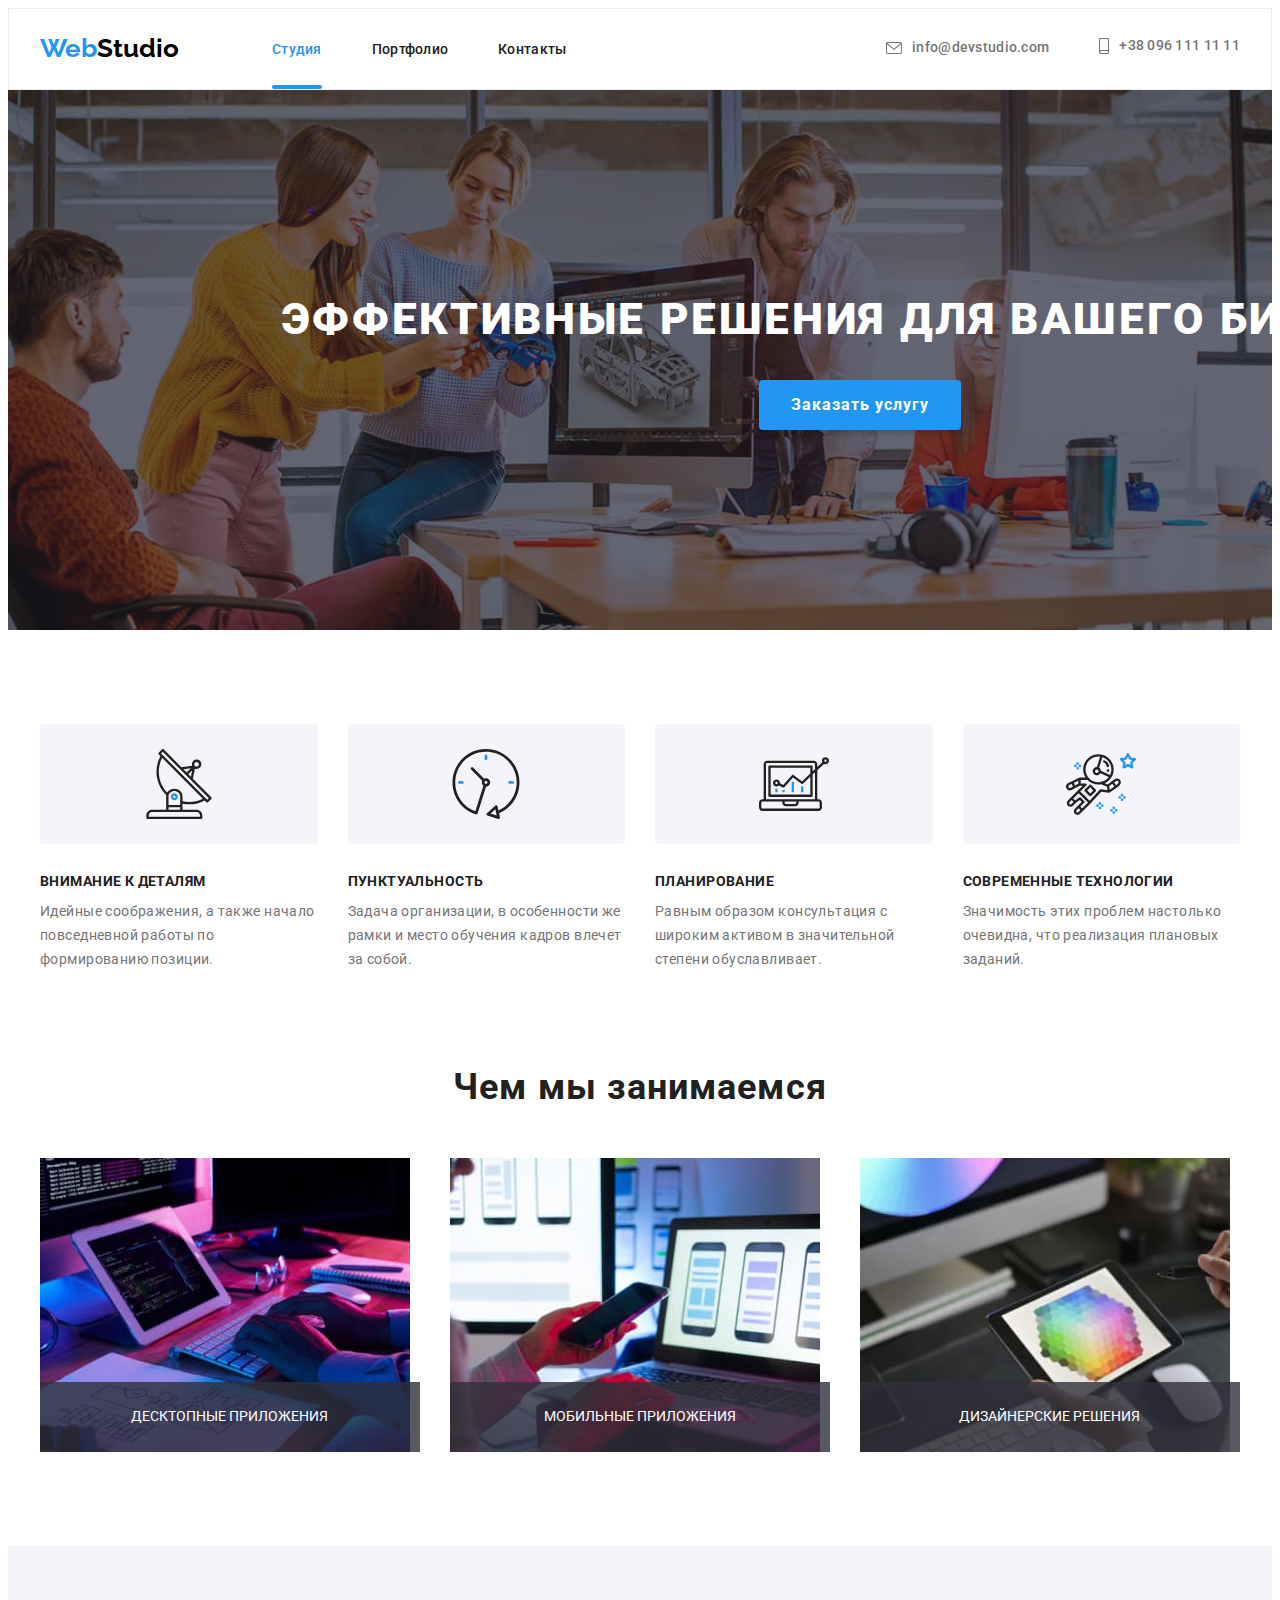
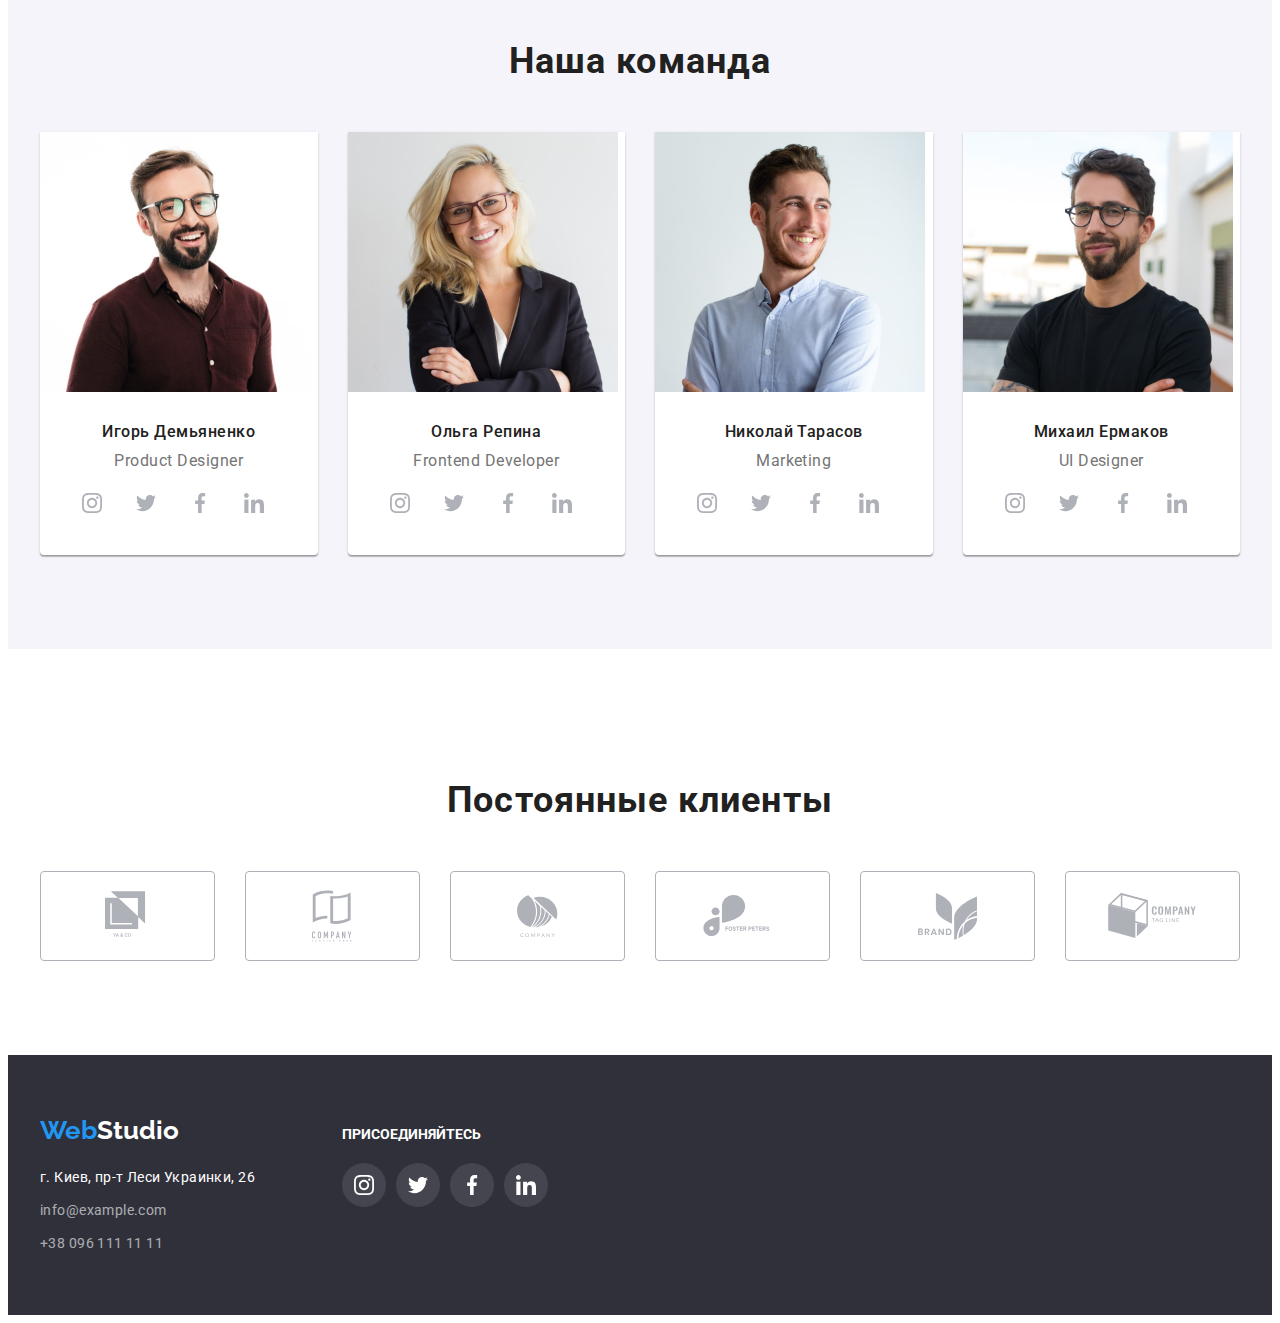
<file: index.html>
<!DOCTYPE html>
<html lang="ru">
  <head>
    <meta charset="utf-8" />
    <meta name="viewport" content="width=device-width, initial-scale=1.0" />
    <title lang="en">Web studio</title>
    <link rel="preconnect" href="https://fonts.gstatic.com" />
    <link
      href="https://fonts.googleapis.com/css2?family=Raleway:wght@700&family=Roboto:wght@400;500;700;900&display=swap"
      rel="stylesheet"
    />
    <link
      rel="stylesheet"
      href="https://cdnjs.cloudflare.com/ajax/libs/modern-normalize/1.0.0/modern-normalize.css"
      integrity="sha512-Zx6MlUMKSVJoQ+83OwhdILe8cSEsCzfqThJd7J/VA2UrK6Ctj85p+xzqfyuNXE5B1k25uUdmJ2OzItbBy9GHAQ=="
      crossorigin="anonymous"
    />
    <link
      rel="stylesheet"
      href="https://cdnjs.cloudflare.com/ajax/libs/animate.css/4.1.1/animate.min.css"
    />
    <link rel="stylesheet" href="./css/styles.css" />
  </head>

  <body>
    <header class="header">
      <div class="container">
        <nav class="navigation">
          <a lang="en" class="logo link" href="./index.html"
            >Web<span class="logo-black">Studio</span></a
          >
          <ul class="navigation-list list">
            <li class="navigation-item">
              <a class="navigation-link link current" href="index.html"
                >Студия
              </a>
            </li>
            <li class="navigation-item">
              <a class="navigation-link link" href="./portfolio.html"
                >Портфолио
              </a>
            </li>
            <li class="navigation-item">
              <a class="navigation-link link" href="">Контакты</a>
            </li>
          </ul>
        </nav>
        <ul class="contacts-list list">
          <li lang="en" class="contacts-item">
            <a class="mail-link link" href="mailto:info@devstudio.com">
              <svg class="contacts-icon" width="16" height="12">
                <use href="./images/sprite.svg#icon-mail"></use>
              </svg>
              info@devstudio.com
            </a>
          </li>
          <li class="contacts-item">
            <a class="tel-link link" href="tel:+380961111111">
              <svg class="contacts-icon" width="10" height="16">
                <use href="./images/sprite.svg#icon-tel"></use>
              </svg>
              +38 096 111 11 11
            </a>
          </li>
        </ul>
      </div>
    </header>

    <main>
      <section class="hero">
        <div class="container">
          <h1 class="main-title">Эффективные решения для вашего бизнеса</h1>
          <button class="modal-btn" data-modal-open type="button">
            Заказать услугу
          </button>
        </div>
      </section>

      <section class="features">
        <h2 class="visually-hidden">Особенности</h2>
        <div class="container">
          <ul class="features-list list">
            <li class="features-item">
              <div class="features-item-icon">
                <svg class="features-icon" width="70" height="70">
                  <use href="./images/sprite.svg#icon-antenna"></use>
                </svg>
              </div>
              <h3 class="features-title">Внимание к деталям</h3>
              <p class="features-description">
                Идейные соображения, а также начало повседневной работы по
                формированию позиции.
              </p>
            </li>
            <li class="features-item">
              <div class="features-item-icon">
                <svg class="features-icon" width="70" height="70">
                  <use href="./images/sprite.svg#icon-clock"></use>
                </svg>
              </div>
              <h3 class="features-title">Пунктуальность</h3>
              <p class="features-description">
                Задача организации, в особенности же рамки и место обучения
                кадров влечет за собой.
              </p>
            </li>
            <li class="features-item">
              <div class="features-item-icon">
                <svg class="features-icon" width="70" height="70">
                  <use href="./images/sprite.svg#icon-diagram"></use>
                </svg>
              </div>
              <h3 class="features-title">Планирование</h3>
              <p class="features-description">
                Равным образом консультация с широким активом в значительной
                степени обуславливает.
              </p>
            </li>
            <li class="features-item">
              <div class="features-item-icon">
                <svg class="features-icon" width="70" height="70">
                  <use href="./images/sprite.svg#icon-astronaut"></use>
                </svg>
              </div>
              <h3 class="features-title">Современные технологии</h3>
              <p class="features-description">
                Значимость этих проблем настолько очевидна, что реализация
                плановых заданий.
              </p>
            </li>
          </ul>
        </div>
      </section>

      <section class="works">
        <div class="container">
          <h2 class="works-title">Чем мы занимаемся</h2>
          <ul class="works-list list">
            <li class="works-list-item">
              <img
                class="works-list-img"
                src="./images/img.jpg"
                alt="Написание кода на компьютере"
                width="370"
                height="294"
              />
              <p class="works-list-description">Десктопные приложения</p>
            </li>
            <li class="works-list-item">
              <img
                class="works-list-img"
                src="./images/img1.jpg"
                alt="Мобильный интерфейс, телефон в руках"
                width="370"
                height="294"
              />
              <p class="works-list-description">Мобильные приложения</p>
            </li>

            <li class="works-list-item">
              <img
                class="works-list-img"
                src="./images/img2.jpg"
                alt="Дизайн, выбор цвета на планшете"
                width="370"
                height="294"
              />
              <p class="works-list-description">Дизайнерские решения</p>
            </li>
          </ul>
        </div>
      </section>

      <section class="our-team">
        <div class="container">
          <h2 class="team-title">Наша команда</h2>
          <ul class="team-list list">
            <li class="team-list-item">
              <img
                class="team-list-img"
                src="./images/img3.jpg"
                alt="Продакт-дизайнер Игорь Демьяненко"
                width="270"
                height="260"
              />
              <div class="team-members-wrapper-content">
                <h3 class="team-member-title">Игорь Демьяненко</h3>
                <p class="team-member-list-position" lang="en">
                  Product Designer
                </p>
                <ul class="social-list list">
                  <li class="social-list-item">
                    <a href="" class="social-list-link link">
                      <svg class="social-list-icon">
                        <use href="./images/sprite.svg#icon-instagram"></use>
                      </svg>
                    </a>
                  </li>
                  <li class="social-list-item">
                    <a href="" class="social-list-link link">
                      <svg class="social-list-icon">
                        <use href="./images/sprite.svg#icon-twitter"></use>
                      </svg>
                    </a>
                  </li>
                  <li class="social-list-item">
                    <a href="" class="social-list-link link">
                      <svg class="social-list-icon">
                        <use href="./images/sprite.svg#icon-facebook"></use>
                      </svg>
                    </a>
                  </li>
                  <li class="social-list-item">
                    <a href="" class="social-list-link link">
                      <svg class="social-list-icon">
                        <use href="./images/sprite.svg#icon-linkedin"></use>
                      </svg>
                    </a>
                  </li>
                </ul>
              </div>
            </li>
            <li class="team-list-item">
              <img
                class="team-list-img"
                src="./images/img4.jpg"
                alt="Фронтенд разработчик Ольга Репина"
                width="270"
                height="260"
              />
              <div class="team-members-wrapper-content">
                <h3 class="team-member-title">Ольга Репина</h3>
                <p class="team-member-list-position" lang="en">
                  Frontend Developer
                </p>
                <ul class="social-list list">
                  <li class="social-list-item">
                    <a href="" class="social-list-link link">
                      <svg class="social-list-icon">
                        <use href="./images/sprite.svg#icon-instagram"></use>
                      </svg>
                    </a>
                  </li>
                  <li class="social-list-item">
                    <a href="" class="social-list-link link">
                      <svg class="social-list-icon">
                        <use href="./images/sprite.svg#icon-twitter"></use>
                      </svg>
                    </a>
                  </li>
                  <li class="social-list-item">
                    <a href="" class="social-list-link link">
                      <svg class="social-list-icon">
                        <use href="./images/sprite.svg#icon-facebook"></use>
                      </svg>
                    </a>
                  </li>
                  <li class="social-list-item">
                    <a href="" class="social-list-link link">
                      <svg class="social-list-icon">
                        <use href="./images/sprite.svg#icon-linkedin"></use>
                      </svg>
                    </a>
                  </li>
                </ul>
              </div>
            </li>
            <li class="team-list-item">
              <img
                class="team-list-img"
                src="./images/img5.jpg"
                alt="Маргетолог Николай Тарасов"
                width="270"
                height="260"
              />
              <div class="team-members-wrapper-content">
                <h3 class="team-member-title">Николай Тарасов</h3>
                <p class="team-member-list-position" lang="en">Marketing</p>
                <ul class="social-list list">
                  <li class="social-list-item">
                    <a href="" class="social-list-link link">
                      <svg class="social-list-icon">
                        <use href="./images/sprite.svg#icon-instagram"></use>
                      </svg>
                    </a>
                  </li>
                  <li class="social-list-item">
                    <a href="" class="social-list-link link">
                      <svg class="social-list-icon">
                        <use href="./images/sprite.svg#icon-twitter"></use>
                      </svg>
                    </a>
                  </li>
                  <li class="social-list-item">
                    <a href="" class="social-list-link link">
                      <svg class="social-list-icon">
                        <use href="./images/sprite.svg#icon-facebook"></use>
                      </svg>
                    </a>
                  </li>
                  <li class="social-list-item">
                    <a href="" class="social-list-link link">
                      <svg class="social-list-icon">
                        <use href="./images/sprite.svg#icon-linkedin"></use>
                      </svg>
                    </a>
                  </li>
                </ul>
              </div>
            </li>
            <li class="team-list-item">
              <img
                class="team-list-img"
                src="./images/img6.jpg"
                alt="Дизайнер UI Михаил Ермаков"
                width="270"
                height="260"
              />
              <div class="team-members-wrapper-content">
                <h3 class="team-member-title">Михаил Ермаков</h3>
                <p class="team-member-list-position" lang="en">UI Designer</p>
                <ul class="social-list list">
                  <li class="social-list-item">
                    <a href="" class="social-list-link link">
                      <svg class="social-list-icon">
                        <use href="./images/sprite.svg#icon-instagram"></use>
                      </svg>
                    </a>
                  </li>
                  <li class="social-list-item">
                    <a href="" class="social-list-link link">
                      <svg class="social-list-icon">
                        <use href="./images/sprite.svg#icon-twitter"></use>
                      </svg>
                    </a>
                  </li>
                  <li class="social-list-item">
                    <a href="" class="social-list-link link">
                      <svg class="social-list-icon">
                        <use href="./images/sprite.svg#icon-facebook"></use>
                      </svg>
                    </a>
                  </li>
                  <li class="social-list-item">
                    <a href="" class="social-list-link link">
                      <svg class="social-list-icon">
                        <use href="./images/sprite.svg#icon-linkedin"></use>
                      </svg>
                    </a>
                  </li>
                </ul>
              </div>
            </li>
          </ul>
        </div>
      </section>

      <section class="clients">
        <div class="container">
          <h2 class="clients-title">Постоянные клиенты</h2>
          <ul class="clients-list list">
            <li class="clients-list-item">
              <a class="clients-logo-link link" href="">
                <svg class="clients-logo" width="44.27" height="49.23">
                  <use href="./images/sprite.svg#icon-logo-1"></use>
                </svg>
              </a>
            </li>
            <li class="clients-list-item">
              <a class="clients-logo-link link" href="">
                <svg class="clients-logo" width="40" height="52">
                  <use href="./images/sprite.svg#icon-logo-2"></use>
                </svg>
              </a>
            </li>
            <li class="clients-list-item">
              <a class="clients-logo-link link" href="">
                <svg class="clients-logo" width="41" height="42.6">
                  <use href="./images/sprite.svg#icon-logo-3"></use>
                </svg>
              </a>
            </li>
            <li class="clients-list-item">
              <a class="clients-logo-link link" href="">
                <svg class="clients-logo" width="79.66" height="42.02">
                  <use href="./images/sprite.svg#icon-logo-4"></use>
                </svg>
              </a>
            </li>
            <li class="clients-list-item">
              <a class="clients-logo-link link" href="">
                <svg class="clients-logo" width="59" height="47">
                  <use href="./images/sprite.svg#icon-logo-5"></use>
                </svg>
              </a>
            </li>
            <li class="clients-list-item">
              <a class="clients-logo-link link" href="">
                <svg class="clients-logo" width="88.48" height="45.44">
                  <use href="./images/sprite.svg#icon-logo-6"></use>
                </svg>
              </a>
            </li>
          </ul>
        </div>
      </section>
    </main>

    <footer class="footer">
      <div class="container footer">
        <div class="address-footer">
          <a class="logo second link" lang="en" href="./index.html"
            >Web<span class="logo-white">Studio</span>
          </a>
          <address class="address">
            <ul class="address-list list">
              <li class="address-list-item">
                <a
                  href="https://goo.gl/maps/pXZyXXm4pR66iuyq8"
                  target="_blank"
                  rel="noopener noreferrer"
                  class="address-location-link link"
                  >г. Киев, пр-т Леси Украинки, 26
                </a>
              </li>
              <li class="address-list-item">
                <a
                  class="adress-contact-link link"
                  lang="en"
                  href="mailto:info@example.com"
                  >info@example.com
                </a>
              </li>
              <li class="contact-list-item">
                <a class="adress-contact-link link" href="tel:+380961111111"
                  >+38 096 111 11 11
                </a>
              </li>
            </ul>
          </address>
        </div>
        <div class="social-links-footer">
          <b class="join">Присоединяйтесь</b>
          <ul class="social-list list">
            <li class="social-list-item">
              <a href="" class="social-list-link link">
                <svg class="social-list-icon">
                  <use href="./images/sprite.svg#icon-instagram"></use>
                </svg>
              </a>
            </li>
            <li class="social-list-item">
              <a href="" class="social-list-link link">
                <svg class="social-list-icon">
                  <use href="./images/sprite.svg#icon-twitter"></use>
                </svg>
              </a>
            </li>
            <li class="social-list-item">
              <a href="" class="social-list-link link">
                <svg class="social-list-icon">
                  <use href="./images/sprite.svg#icon-facebook"></use>
                </svg>
              </a>
            </li>
            <li class="social-list-item">
              <a href="" class="social-list-link link">
                <svg class="social-list-icon">
                  <use href="./images/sprite.svg#icon-linkedin"></use>
                </svg>
              </a>
            </li>
          </ul>
        </div>
      </div>
    </footer>
    <div class="backdrop is-hidden" data-modal>
      <div class="modal">
        <buttton class="modal-close-btn" data-modal-close>
          <svg class="modal-close" width="11" height="11">
            <use href="./images/sprite.svg#icon-close"></use>
          </svg>
        </buttton>
      </div>
    </div>
    <script src="./js/modal.js"></script>
  </body>
</html>
</file>
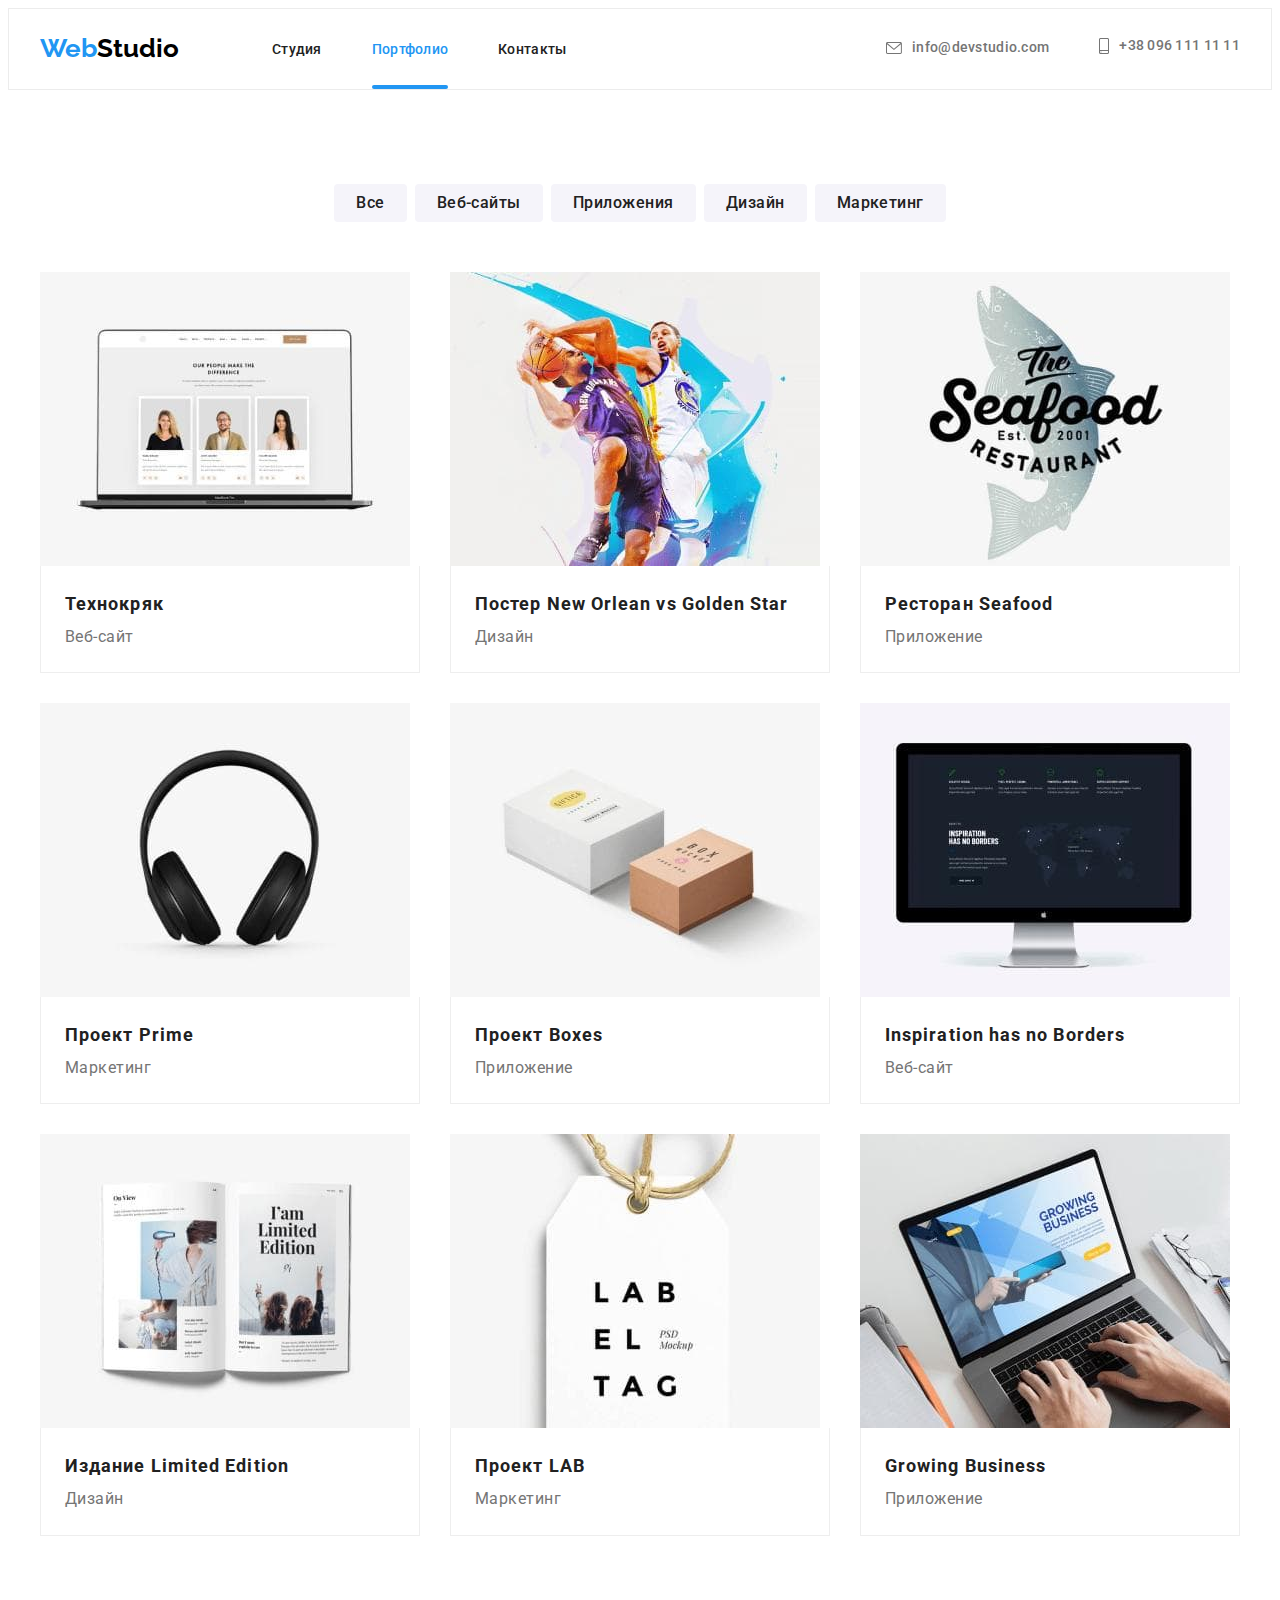
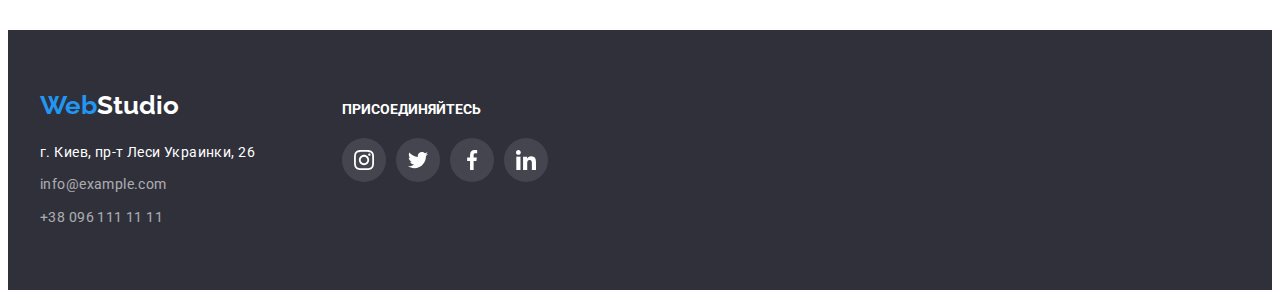
<file: portfolio.html>
<!DOCTYPE html>
<html lang="ru">
  <head>
    <meta charset="UTF-8" />
    <meta http-equiv="X-UA-Compatible" content="IE=edge" />
    <meta name="viewport" content="width=device-width, initial-scale=1.0" />
    <title>Портфолио</title>
    <link rel="preconnect" href="https://fonts.gstatic.com" />
    <link
      href="https://fonts.googleapis.com/css2?family=Raleway:wght@700&family=Roboto:wght@400;500;700;900&display=swap"
      rel="stylesheet"
    />
    <link
      rel="stylesheet"
      href="https://cdnjs.cloudflare.com/ajax/libs/modern-normalize/1.0.0/modern-normalize.css"
      integrity="sha512-Zx6MlUMKSVJoQ+83OwhdILe8cSEsCzfqThJd7J/VA2UrK6Ctj85p+xzqfyuNXE5B1k25uUdmJ2OzItbBy9GHAQ=="
      crossorigin="anonymous"
    />
    <link rel="stylesheet" href="./css/styles.css" />
  </head>
  <body>
    <header class="header">
      <div class="container">
        <nav class="navigation">
          <a lang="en" class="logo link" href="./index.html"
            >Web<span class="logo-black">Studio</span></a
          >
          <ul class="navigation-list list">
            <li class="navigation-item">
              <a class="navigation-link link" href="./index.html">Студия </a>
            </li>
            <li class="navigation-item">
              <a class="navigation-link link current" href="portfolio.html"
                >Портфолио
              </a>
            </li>
            <li class="navigation-item">
              <a class="navigation-link link" href="">Контакты</a>
            </li>
          </ul>
        </nav>
        <ul class="contacts-list list">
          <li lang="en" class="contacts-item">
            <a class="mail-link link" href="mailto:info@devstudio.com">
              <svg class="contacts-icon" width="16" height="12">
                <use href="./images/sprite.svg#icon-mail"></use>
              </svg>
              info@devstudio.com
            </a>
          </li>
          <li class="contacts-item">
            <a class="tel-link link" href="tel:+380961111111">
              <svg class="contacts-icon" width="10" height="16">
                <use href="./images/sprite.svg#icon-tel"></use>
              </svg>
              +38 096 111 11 11
            </a>
          </li>
        </ul>
      </div>
    </header>

    <main>
      <h1 class="visually-hidden">Портфолио</h1>
      <section class="portfolio">
        <div class="container">
          <ul class="filter-list list">
            <li class="filter-item">
              <button class="btn" type="button">Все</button>
            </li>
            <li class="filter-item">
              <button class="btn" type="button">Веб-сайты</button>
            </li>
            <li class="filter-item">
              <button class="btn" type="button">Приложения</button>
            </li>
            <li class="filter-item">
              <button class="btn" type="button">Дизайн</button>
            </li>
            <li class="filter-item">
              <button class="btn" type="button">Маркетинг</button>
            </li>
          </ul>
          <h2 class="visually-hidden">Работы</h2>
          <ul class="portfolio-list list">
            <li class="portfolio-item">
              <a class="portfolio-link link" href="">
                <div class="portfolio-info">
                  <img
                    class="link"
                    src="./images/Портфолио/portfolio1.jpg"
                    alt="Ноутбук с открытым сайтом"
                    width="370"
                    height="294"
                  />
                  <p class="overlay">
                    Технокряк это современная площадка распространения
                    коронавируса. Компании используют эту платформу для
                    цифрового шпионажа и атак на защищённые сервера конкурентов.
                  </p>
                </div>
                <div class="portfolio-description">
                  <h3 class="portfolio-title">Технокряк</h3>
                  <p class="portfolio-text">Веб-сайт</p>
                </div>
              </a>
            </li>
            <li class="portfolio-item">
              <a class="portfolio-link link" href="">
                <div class="portfolio-info">
                  <img
                    class="link"
                    src="./images/Портфолио/portfolio2.jpg"
                    alt="Постер с двумя баскетболстами"
                    width="370"
                    height="294"
                  />
                  <p class="overlay">
                    Lorem ipsum dolor sit amet consectetur adipisicing elit.
                    Nemo enim eligendi hic necessitatibus ex qui molestiae sint
                    accusantium quaerat. Officiis, ea delectus amet repellendus
                    earum eum iusto numquam hic magni?
                  </p>
                </div>
                <div class="portfolio-description">
                  <h3 class="portfolio-title">
                    Постер <span lang="en">New Orlean vs Golden Star</span>
                  </h3>
                  <p class="portfolio-text">Дизайн</p>
                </div>
              </a>
            </li>
            <li class="portfolio-item">
              <a class="portfolio-link link" href="">
                <div class="portfolio-info">
                  <img
                    class="link"
                    src="./images/Портфолио/portfolio3.jpg"
                    alt="Логотип ресторана"
                    width="370"
                    height="294"
                  />
                  <p class="overlay">
                    Lorem ipsum dolor sit amet consectetur adipisicing elit.
                    Perferendis placeat ut enim sint soluta obcaecati, quam
                    nobis explicabo earum optio doloribus animi quidem
                    repudiandae mollitia quaerat ipsam officiis omnis odio!
                  </p>
                </div>
                <div class="portfolio-description">
                  <h3 class="portfolio-title">
                    Ресторан <span lang="en">Seafood</span>
                  </h3>
                  <p class="portfolio-text">Приложение</p>
                </div>
              </a>
            </li>
            <li class="portfolio-item">
              <a class="portfolio-link link" href="">
                <div class="portfolio-info">
                  <img
                    class="link"
                    src="./images/Портфолио/portfolio4.jpg"
                    alt="Черные наушники"
                    width="370"
                    height="294"
                  />
                  <p class="overlay">
                    Lorem ipsum dolor sit amet consectetur adipisicing elit.
                    Fugiat quae praesentium doloribus iste voluptates ad est in
                    unde voluptate mollitia? Culpa, soluta dolorum. At corporis,
                    mollitia praesentium quasi culpa excepturi.
                  </p>
                </div>
                <div class="portfolio-description">
                  <h3 class="portfolio-title">
                    Проект <span lang="en">Prime</span>
                  </h3>
                  <p class="portfolio-text">Маркетинг</p>
                </div>
              </a>
            </li>
            <li class="portfolio-item">
              <a class="portfolio-link link" href="">
                <div class="portfolio-info">
                  <img
                    class="link"
                    src="./images/Портфолио/portfolio5.jpg"
                    alt="Белая и коричневая коробки"
                    width="370"
                    height="294"
                  />
                  <p class="overlay">
                    Lorem ipsum dolor sit amet consectetur adipisicing elit.
                    Voluptates eius ut nobis magnam consequatur mollitia nisi.
                    Possimus temporibus, laborum, repellat molestiae explicabo
                    ab ex nostrum repellendus esse expedita harum reprehenderit.
                  </p>
                </div>
                <div class="portfolio-description">
                  <h3 class="portfolio-title">
                    Проект <span lang="en">Boxes</span>
                  </h3>
                  <p class="portfolio-text">Приложение</p>
                </div>
              </a>
            </li>
            <li class="portfolio-item">
              <a class="portfolio-link link" href="">
                <div class="portfolio-info">
                  <img
                    class="link"
                    src="./images/Портфолио/portfolio6.jpg"
                    alt="Монитор с открытым сайтом"
                    width="370"
                    height="294"
                  />
                  <p class="overlay">
                    Lorem ipsum dolor sit amet consectetur adipisicing elit.
                    Autem reprehenderit vitae perferendis labore doloremque,
                    repudiandae quaerat! Accusantium exercitationem soluta
                    beatae, voluptatum at ratione minus voluptates, perferendis
                    dolor consequuntur totam quisquam.
                  </p>
                </div>
                <div class="portfolio-description">
                  <h3 class="portfolio-title" lang="en">
                    Inspiration has no Borders
                  </h3>
                  <p class="portfolio-text">Веб-сайт</p>
                </div>
              </a>
            </li>
            <li class="portfolio-item">
              <a class="portfolio-link link" href="">
                <div class="portfolio-info">
                  <img
                    class="link"
                    src="./images/Портфолио/portfolio7.jpg"
                    alt="Открытый журнал"
                    width="370"
                    height="294"
                  />
                  <p class="overlay">
                    Lorem ipsum dolor sit, amet consectetur adipisicing elit.
                    Quibusdam earum amet facilis quam aspernatur officiis quos
                    natus similique, aliquid cupiditate id voluptas assumenda
                    sed ipsum nihil nesciunt ipsa nulla deleniti.
                  </p>
                </div>
                <div class="portfolio-description">
                  <h3 class="portfolio-title">
                    Издание <span lang="en">Limited Edition</span>
                  </h3>
                  <p class="portfolio-text">Дизайн</p>
                </div>
              </a>
            </li>
            <li class="portfolio-item">
              <a class="portfolio-link link" href="">
                <div class="portfolio-info">
                  <img
                    class="link"
                    src="./images/Портфолио/portfolio8.jpg"
                    alt="Бирка с надписью LAB EL TAG"
                    width="370"
                    height="294"
                  />
                  <p class="overlay">
                    Lorem ipsum dolor, sit amet consectetur adipisicing elit.
                    Exercitationem expedita dolores repellendus perferendis unde
                    deleniti enim ducimus debitis quibusdam? At aliquid culpa
                    itaque minus quae obcaecati esse autem repellat molestias?
                  </p>
                </div>
                <div class="portfolio-description">
                  <h3 class="portfolio-title">
                    Проект <span lang="en">LAB</span>
                  </h3>
                  <p class="portfolio-text">Маркетинг</p>
                </div>
              </a>
            </li>
            <li class="portfolio-item">
              <a class="portfolio-link link" href="">
                <div class="portfolio-info">
                  <img
                    class="link"
                    src="./images/Портфолио/portfolio9.jpg"
                    alt="Ноутбук с открытым приложением"
                    width="370"
                    height="294"
                  />
                  <p class="overlay">
                    Lorem ipsum dolor sit amet consectetur adipisicing elit.
                    Expedita nemo repellat dolore, labore voluptas harum
                    possimus eius molestias. Consectetur, reiciendis sit. Quos
                    dolore nisi, provident aliquam consectetur maiores amet
                    ducimus!
                  </p>
                </div>
                <div class="portfolio-description">
                  <h3 class="portfolio-title" lang="en">Growing Business</h3>
                  <p class="portfolio-text">Приложение</p>
                </div>
              </a>
            </li>
          </ul>
        </div>
      </section>
    </main>

    <footer class="footer">
      <div class="container footer">
        <div class="address-footer">
          <a class="logo second link" lang="en" href="./index.html"
            >Web<span class="logo-white">Studio</span>
          </a>
          <address class="address">
            <ul class="address-list list">
              <li class="address-list-item">
                <a
                  href="https://goo.gl/maps/pXZyXXm4pR66iuyq8"
                  target="_blank"
                  rel="noopener noreferrer"
                  class="address-location-link link"
                  >г. Киев, пр-т Леси Украинки, 26
                </a>
              </li>
              <li class="address-list-item">
                <a
                  class="adress-contact-link link"
                  lang="en"
                  href="mailto:info@example.com"
                  >info@example.com
                </a>
              </li>
              <li class="contact-list-item">
                <a class="adress-contact-link link" href="tel:+380961111111"
                  >+38 096 111 11 11
                </a>
              </li>
            </ul>
          </address>
        </div>
        <div class="social-links-footer">
          <b class="join">Присоединяйтесь</b>
          <ul class="social-list list">
            <li class="social-list-item">
              <a href="" class="social-list-link link">
                <svg class="social-list-icon">
                  <use href="./images/sprite.svg#icon-instagram"></use>
                </svg>
              </a>
            </li>
            <li class="social-list-item">
              <a href="" class="social-list-link link">
                <svg class="social-list-icon">
                  <use href="./images/sprite.svg#icon-twitter"></use>
                </svg>
              </a>
            </li>
            <li class="social-list-item">
              <a href="" class="social-list-link link">
                <svg class="social-list-icon">
                  <use href="./images/sprite.svg#icon-facebook"></use>
                </svg>
              </a>
            </li>
            <li class="social-list-item">
              <a href="" class="social-list-link link">
                <svg class="social-list-icon">
                  <use href="./images/sprite.svg#icon-linkedin"></use>
                </svg>
              </a>
            </li>
          </ul>
        </div>
      </div>
    </footer>
  </body>
</html>
</file>
<file: css/styles.css>
:root {
  --main-font: "Roboto", sans-serif;
  --secondary-font: "Raleway", sans-serif;
  --accent-color: #2196f3;
  --main-color-text: #212121;
  --second-color-text: #757575;
  --third-color-text: #ffffff;
  --section-pt: 94px;
  --section-pb: 94px;
}

body {
  font-family: var(--main-font);
  color: var(--main-color-text);
}

.link {
  text-decoration: none;
}

.list {
  list-style: none;
}

.address {
  font-style: normal;
}

h1,
h2,
h3,
h4,
h5,
h6,
p {
  margin: 0;
  padding: 0;
}

ul,
ol {
  margin: 0;
  padding: 0;
}

img {
  display: block;
}

.visually-hidden {
  position: absolute !important;
  clip: rect(1px 1px 1px 1px); /* IE6, IE7 */
  clip: rect(1px, 1px, 1px, 1px);
  padding: 0 !important;
  border: 0 !important;
  height: 1px !important;
  width: 1px !important;
  overflow: hidden;
}

.container {
  width: 1200px;
  margin: 0 auto;
  padding-left: 15px;
  padding-right: 15px;
}

/*=========Header=========*/

.header .container {
  display: flex;
  align-items: center;
}

.header {
  display: flex;
  align-items: center;
  padding-top: 24px;
  padding-bottom: 25px;

  border: 1px solid #ececec;
}

.navigation {
  display: flex;
  align-items: center;
}

.navigation-list {
  display: flex;
  align-items: center;
}

.contacts-list {
  display: flex;
  align-items: center;
  margin-left: auto;
}

.logo {
  font-family: var(--secondary-font);
  font-weight: 700;
  font-size: 26px;
  line-height: 1.19;

  margin-right: 93px;

  color: var(--accent-color);
}

.logo-black {
  color: #000000;
  font-family: var(--secondary-font);
}

.navigation-item:not(:last-child),
.mail-link {
  margin-right: 50px;
}

.navigation-link {
  position: relative;
  font-family: var(--main-font);
  font-weight: 500;
  font-size: 14px;
  line-height: 1.14;
  letter-spacing: 0.02em;

  padding-bottom: 32px;

  color: var(--main-color-text);

  transition: color 250ms cubic-bezier(0.4, 0, 0.2, 1);
}

.navigation-link:hover,
.navigation-link:focus {
  color: var(--accent-color);
}

.current:after {
  position: absolute;
  content: "";
  display: block;
  width: 100%;
  height: 4px;
  bottom: 0;
  left: 0;

  background-color: var(--accent-color);

  border-radius: 2px;
}

.current {
  color: var(--accent-color);
}

.tel-link,
.mail-link {
  display: inline-flex;
  align-items: center;

  font-family: var(--main-font);
  font-style: normal;
  font-weight: 500;
  font-size: 14px;
  line-height: 1.14;
  letter-spacing: 0.02em;

  color: var(--second-color-text);

  transition: color 250ms cubic-bezier(0.4, 0, 0.2, 1);
}

.tel-link:hover,
.tel-link:focus,
.mail-link:hover,
.mail-link:focus {
  color: var(--accent-color);
}

.tel-link:hover .contacts-icon,
.tel-link:focus .contacts-icon,
.mail-link:hover .contacts-icon,
.mail-link:focus .contacts-icon {
  fill: var(--accent-color);
}

.contacts-icon {
  fill: currentColor;
  align-items: center;
  margin-right: 10px;
}

/*=========End Header=========*/

/*=========Hero=========*/

.hero {
  background-color: #2f303a;
  max-width: 1600px;
  margin: 0 auto;
  margin-left: auto;
  margin-right: auto;

  background-image: linear-gradient(
      rgba(47, 48, 58, 0.4),
      rgba(47, 48, 58, 0.4)
    ),
    url(../images/hero.jpg);
  background-repeat: no-repeat;
  background-position: center;
  background-size: cover;
}

.hero .container {
  padding: 200px 252px;
  text-align: center;
}

.main-title {
  font-family: var(--main-font);
  font-weight: 900;
  font-size: 44px;
  line-height: 1.36;
  text-align: center;
  letter-spacing: 0.06em;
  text-transform: uppercase;

  margin-bottom: 30px;

  color: var(--third-color-text);
}

.modal-btn {
  font-family: var(--main-font);
  font-weight: bold;
  font-size: 16px;
  line-height: 1.88;
  text-align: center;
  letter-spacing: 0.06em;

  padding: 10px 32px;

  background-color: var(--accent-color);
  color: #ffffff;

  box-shadow: 0px 4px 4px rgba(0, 0, 0, 0.15);
  border-radius: 4px;
  border-style: none;

  cursor: pointer;

  transition: background-color 250ms cubic-bezier(0.4, 0, 0.2, 1);
}

.modal-btn:hover,
.modal-btn:focus {
  background: #188ce8;
}

/*=========End Hero========*/

/*=========Features=========*/

.features {
  padding-top: var(--section-pt);
  padding-bottom: var(--section-pb);
  text-align: left;
}

.features-title {
  font-family: var(--main-font);
  font-style: normal;
  font-weight: bold;
  font-size: 14px;
  line-height: 1.14;
  letter-spacing: 0.03em;
  text-transform: uppercase;

  color: var(--main-color-text);
}

.features-list {
  display: flex;
  margin-left: -30px;
  margin-top: -30px;
}

.features-item {
  flex-basis: calc(100% / 4 - 30px);
  margin-left: 30px;
  margin-top: 30px;
}

.features-item-icon {
  display: flex;
  align-items: center;
  justify-content: center;

  margin-bottom: 30px;
  height: 120px;

  background: #f5f4fa;

  border-radius: 4px;
}

.features-description {
  font-family: var(--main-font);
  font-size: 14px;
  line-height: 1.71;
  letter-spacing: 0.03em;

  margin-top: 10px;

  color: var(--second-color-text);
}

/*=========End Features=========*/

/*=========Works=========*/

.works {
  padding-bottom: var(--section-pb);
}

.works-title {
  font-family: var(--main-font);
  font-weight: bold;
  font-size: 36px;
  line-height: 1.17;
  letter-spacing: 0.03em;
  color: var(--main-color-text);
  margin-bottom: 50px;
  text-align: center;
}

.works-list {
  display: flex;
  flex-wrap: wrap;
  margin-left: -30px;
  margin-top: -30px;
}

.works-list-item {
  position: relative;
  flex-basis: calc(100% / 3 - 30px);
  margin-left: 30px;
  margin-top: 30px;
}

.works-list-description {
  position: absolute;
  bottom: 0;

  width: 100%;
  padding-top: 27px;
  padding-bottom: 27px;
  text-align: center;

  font-size: 14px;
  line-height: 1.14;
  text-transform: uppercase;

  color: var(--third-color-text);
  background-color: rgba(47, 48, 58, 0.8);
}

/*=========End Works=========*/

/*=========Our team=========*/

.our-team {
  background-color: #f5f4fa;
  padding-top: var(--section-pt);
  padding-bottom: var(--section-pb);
  text-align: center;
}

.team-list {
  display: flex;
  flex-wrap: wrap;
  margin-left: -30px;
  margin-top: -30px;
}

.team-list-item {
  flex-basis: calc(100% / 4 - 30px);
  margin-left: 30px;
  margin-top: 30px;

  background-color: var(--third-color-text);

  box-shadow: 0px 1px 3px rgba(0, 0, 0, 0.12), 0px 1px 1px rgba(0, 0, 0, 0.14),
    0px 2px 1px rgba(0, 0, 0, 0.2);
  border-radius: 0px 0px 4px 4px;
}

.team-members-wrapper-content {
  padding-top: 30px;
  padding-bottom: 30px;
  padding-left: 30px;
  padding-right: 30px;
}

.team-title {
  font-family: var(--main-font);
  font-style: normal;
  font-weight: bold;
  font-size: 36px;
  line-height: 1.17;
  letter-spacing: 0.03em;

  text-align: center;

  margin-bottom: 50px;

  color: var(--main-color-text);
}

.team-member-title {
  font-family: var(--main-font);
  font-style: normal;
  font-weight: 500;
  font-size: 16px;
  line-height: 1.19;
  /*text-align: center;*/
  letter-spacing: 0.03em;

  margin-bottom: 10px;

  color: var(--main-color-text);
}

.team-member-list-position {
  font-family: var(--main-font);
  font-size: 16px;
  line-height: 1.19;
  /*text-align: center;*/
  letter-spacing: 0.03em;

  margin-bottom: 11px;

  color: var(--second-color-text);
}

.social-list {
  display: flex;
  align-items: center;
}

.social-list-item:not(:last-child) {
  margin-right: 10px;
}

.social-list-link {
  display: flex;
  justify-content: center;
  align-items: center;
  width: 44px;
  height: 44px;

  background-color: #ffffff;
  color: #afb1b8;

  border-radius: 50%;

  transition: color 250ms cubic-bezier(0.4, 0, 0.2, 1),
    background-color 250ms cubic-bezier(0.4, 0, 0.2, 1);
}

.social-list-link:hover,
.social-list-link:focus {
  background-color: var(--accent-color);
}

.social-list-link:hover .social-list-icon,
.social-list-link:focus .social-list-icon {
  fill: var(--third-color-text);
}

.social-list-icon {
  width: 20px;
  height: 20px;
  fill: currentColor;
}

/*=========End Our team=========*/

/*=========Clients=========*/

.clients {
  padding-bottom: var(--section-pb);
}
.clients-title {
  font-family: var(--main-font);
  font-weight: 700;
  font-size: 36px;
  line-height: 1.17;
  text-align: center;
  letter-spacing: 0.03em;

  margin-bottom: 50px;
  margin-top: 130px;
}

.clients-list {
  display: flex;
  align-items: center;
  margin-left: -30px;
}

.clients-list-item {
  display: flex;
  justify-content: center;
  align-items: center;

  flex-basis: calc(100% / 6 - 30px);
  margin-left: 30px;
}

.clients-logo-link {
  display: inline-flex;
  box-sizing: border-box;
  justify-content: center;
  align-items: center;
  width: 100%;
  height: 90px;

  color: #afb1b8;

  border: 1px solid #afb1b8;
  border-radius: 4px;

  transition: color 250ms cubic-bezier(0.4, 0, 0.2, 1),
    border-color 250ms cubic-bezier(0.4, 0, 0.2, 1);
}

.clients-logo-link:hover,
.clients-logo-link:focus {
  border-color: var(--accent-color);
  color: var(--accent-color);
}

.clients-logo {
  fill: currentColor;
}

/*=========End Clients=========*/

/*=========Footer=========*/

footer {
  background-color: #2f303a;
  padding-top: 60px;
  padding-bottom: 60px;
}

.logo.second {
  display: inline-block;
  margin-bottom: 20px;
}

.logo-white {
  color: var(--third-color-text);
  font-family: var(--secondary-font);
}

.address-location-link {
  font-family: var(--main-font);
  font-style: normal;
  font-weight: normal;
  font-size: 14px;
  line-height: 1.7;
  letter-spacing: 0.03em;

  color: var(--third-color-text);
}

.adress-contact-link {
  font-family: var(--main-font);
  font-style: normal;
  font-weight: normal;
  font-size: 14px;
  line-height: 1.7;
  letter-spacing: 0.03em;

  color: var(--third-color-text);

  opacity: 0.6;
}

.address-list-item {
  margin-bottom: 9px;
}

.container.footer {
  display: flex;
  align-items: baseline;
}

.join {
  display: block;
  font-family: var(--main-font);
  font-weight: 700;
  font-size: 14px;
  line-height: 1.14;
  text-transform: uppercase;
  margin-bottom: 20px;

  color: var(--third-color-text);
}

.social-links-footer {
  margin-left: 70px;
}

.social-links-footer .social-list-link {
  background-color: rgba(255, 255, 255, 0.1);
  color: var(--third-color-text);
}

.social-links-footer .social-list-link:hover,
.social-links-footer .social-list-link:focus {
  background-color: var(--accent-color);
}

/*=========End Footer=========*/

/*=========Portfolio Filter=========*/

.filter-list {
  display: flex;
  justify-content: center;
  margin-bottom: 50px;
}

.filter-item:not(:last-child) {
  margin-right: 8px;
}

.portfolio {
  padding-top: 94px;
  padding-bottom: 94px;
}

.btn {
  font-family: var(--main-font);
  font-weight: 500;
  font-size: 16px;
  line-height: 1.6;
  text-align: center;
  letter-spacing: 0.03em;
  padding: 6px 22px;

  color: var(--main-color-text);
  background: #f5f4fa;

  border-radius: 4px;
  border-style: none;

  transition: color 250ms cubic-bezier(0.4, 0, 0.2, 1),
    background-color 250ms cubic-bezier(0.4, 0, 0.2, 1),
    box-shadow 250ms cubic-bezier(0.4, 0, 0.2, 1);

  cursor: pointer;
}

.btn:hover,
.btn:focus {
  background-color: var(--accent-color);
  color: var(--third-color-text);

  box-shadow: 0px 3px 1px rgba(0, 0, 0, 0.1), 0px 1px 2px rgba(0, 0, 0, 0.08),
    0px 2px 2px rgba(0, 0, 0, 0.12);
  border-radius: 4px;
}

/*=========End Portfolio Filter=========*/

/*=========Portfolio=========*/

.portfolio-list {
  display: flex;
  flex-wrap: wrap;
  margin-left: -30px;
  margin-top: -30px;
}

.portfolio-item {
  flex-basis: calc(100% / 3 - 30px);
  margin-left: 30px;
  margin-top: 30px;
  position: relative;
  transition: box-shadow 250ms cubic-bezier(0.4, 0, 0.2, 1);
}

.portfolio-title {
  font-family: var(--main-font);
  font-style: normal;
  font-weight: bold;
  font-size: 18px;
  line-height: 2;
  letter-spacing: 0.06em;

  color: var(--main-color-text);
}

.portfolio-text {
  font-family: var(--main-font);
  font-size: 16px;
  line-height: 1.9;
  letter-spacing: 0.03em;
  color: var(--second-color-text);
}

.portfolio-description {
  border: 1px solid #eeeeee;
  border-top: none;
  padding: 20px 24px;
}

.portfolio-item:hover,
.portfolio-item:focus {
  box-shadow: 0px 1px 1px rgba(0, 0, 0, 0.12), 0px 4px 4px rgba(0, 0, 0, 0.06),
    1px 4px 6px rgba(0, 0, 0, 0.16);
}

.overlay {
  font-family: var(--main-font);
  /* font-style: normal;
  font-weight: normal; */
  font-size: 18px;
  line-height: 1.56;
  letter-spacing: 0.03em;
  text-align: left;
  padding: 63px 24px;
  height: 100%;

  position: absolute;
  top: 0;
  left: 0;

  transition: transform 250ms cubic-bezier(0.4, 0, 0.2, 1),
    opacity 250ms cubic-bezier(0.4, 0, 0.2, 1);
  overflow: auto;
  transform: translateY(100%);
  opacity: 0;

  background-color: rgba(33, 150, 243, 0.9);
  color: #ffffff;
}

.portfolio-link:hover .overlay,
.portfolio-link:focus .overlay {
  transform: translateY(0%);
  opacity: 1;
}

.portfolio-info {
  position: relative;
  overflow: hidden;
}

/*=========End Portfolio=========*/

.backdrop {
  position: fixed;
  top: 0;
  left: 0;
  width: 100vw;
  height: 100vh;

  background-color: rgba(0, 0, 0, 0.5);

  opacity: 1;
  transition: opacity 250ms cubic-bezier(0.4, 0, 0.2, 1);
}

.modal {
  position: absolute;
  transform: translate(-50%, -50%);
  top: 50%;
  left: 50%;

  width: 528px;
  height: 581px;

  transform: translate(-50%, -50%) scale(1);
  transition: transform 250ms cubic-bezier(0.4, 0, 0.2, 1);

  background-color: #ffffff;
  box-shadow: 0px 1px 3px rgba(0, 0, 0, 0.12), 0px 1px 1px rgba(0, 0, 0, 0.14),
    0px 2px 1px rgba(0, 0, 0, 0.2);
  border-radius: 4px;
}

.modal-close-btn {
  display: flex;
  justify-content: center;
  align-items: center;

  position: absolute;
  top: 8px;
  right: 8px;

  width: 30px;
  height: 30px;

  color: #000000;
  background-color: var(--third-color-text);
  border-radius: 50%;
  border: 1px solid rgba(0, 0, 0, 0.1);

  cursor: pointer;
}

.is-hidden {
  visibility: hidden;
  opacity: 0;
  pointer-events: none;
}
</file>
